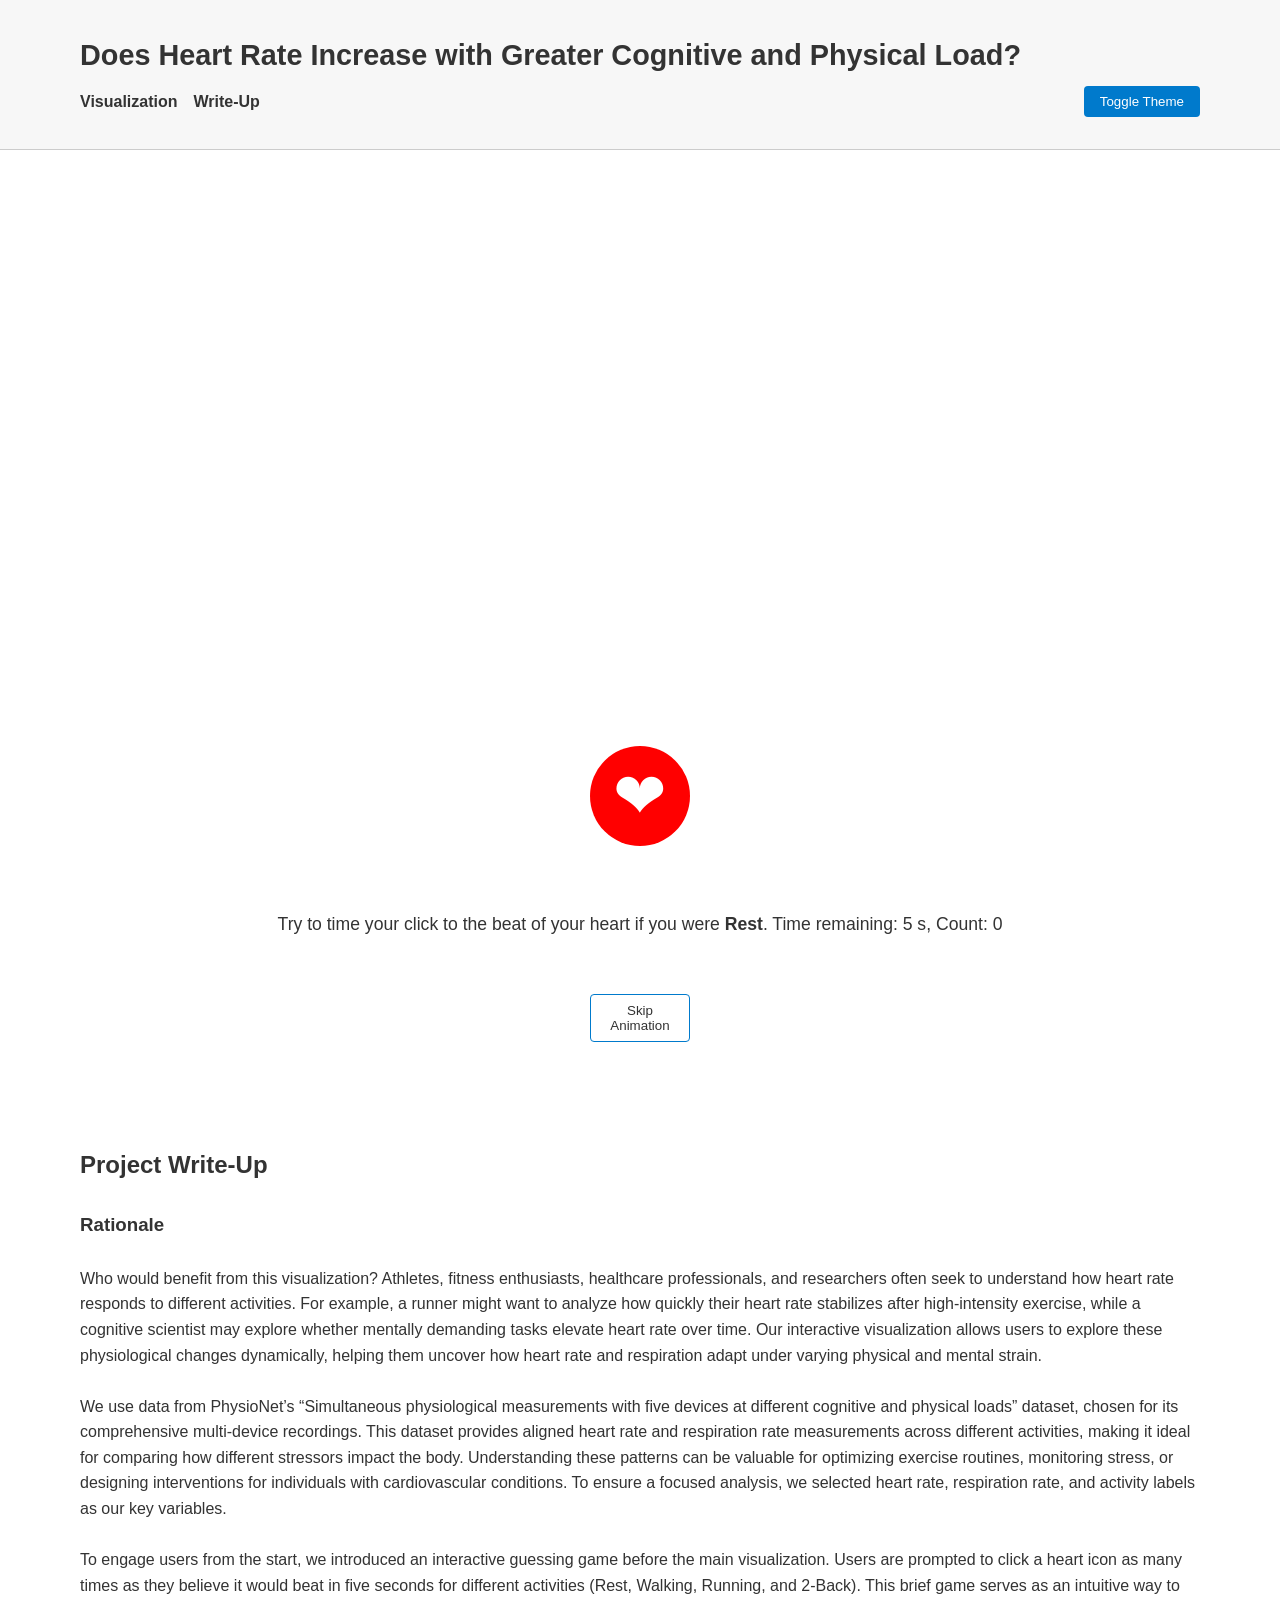
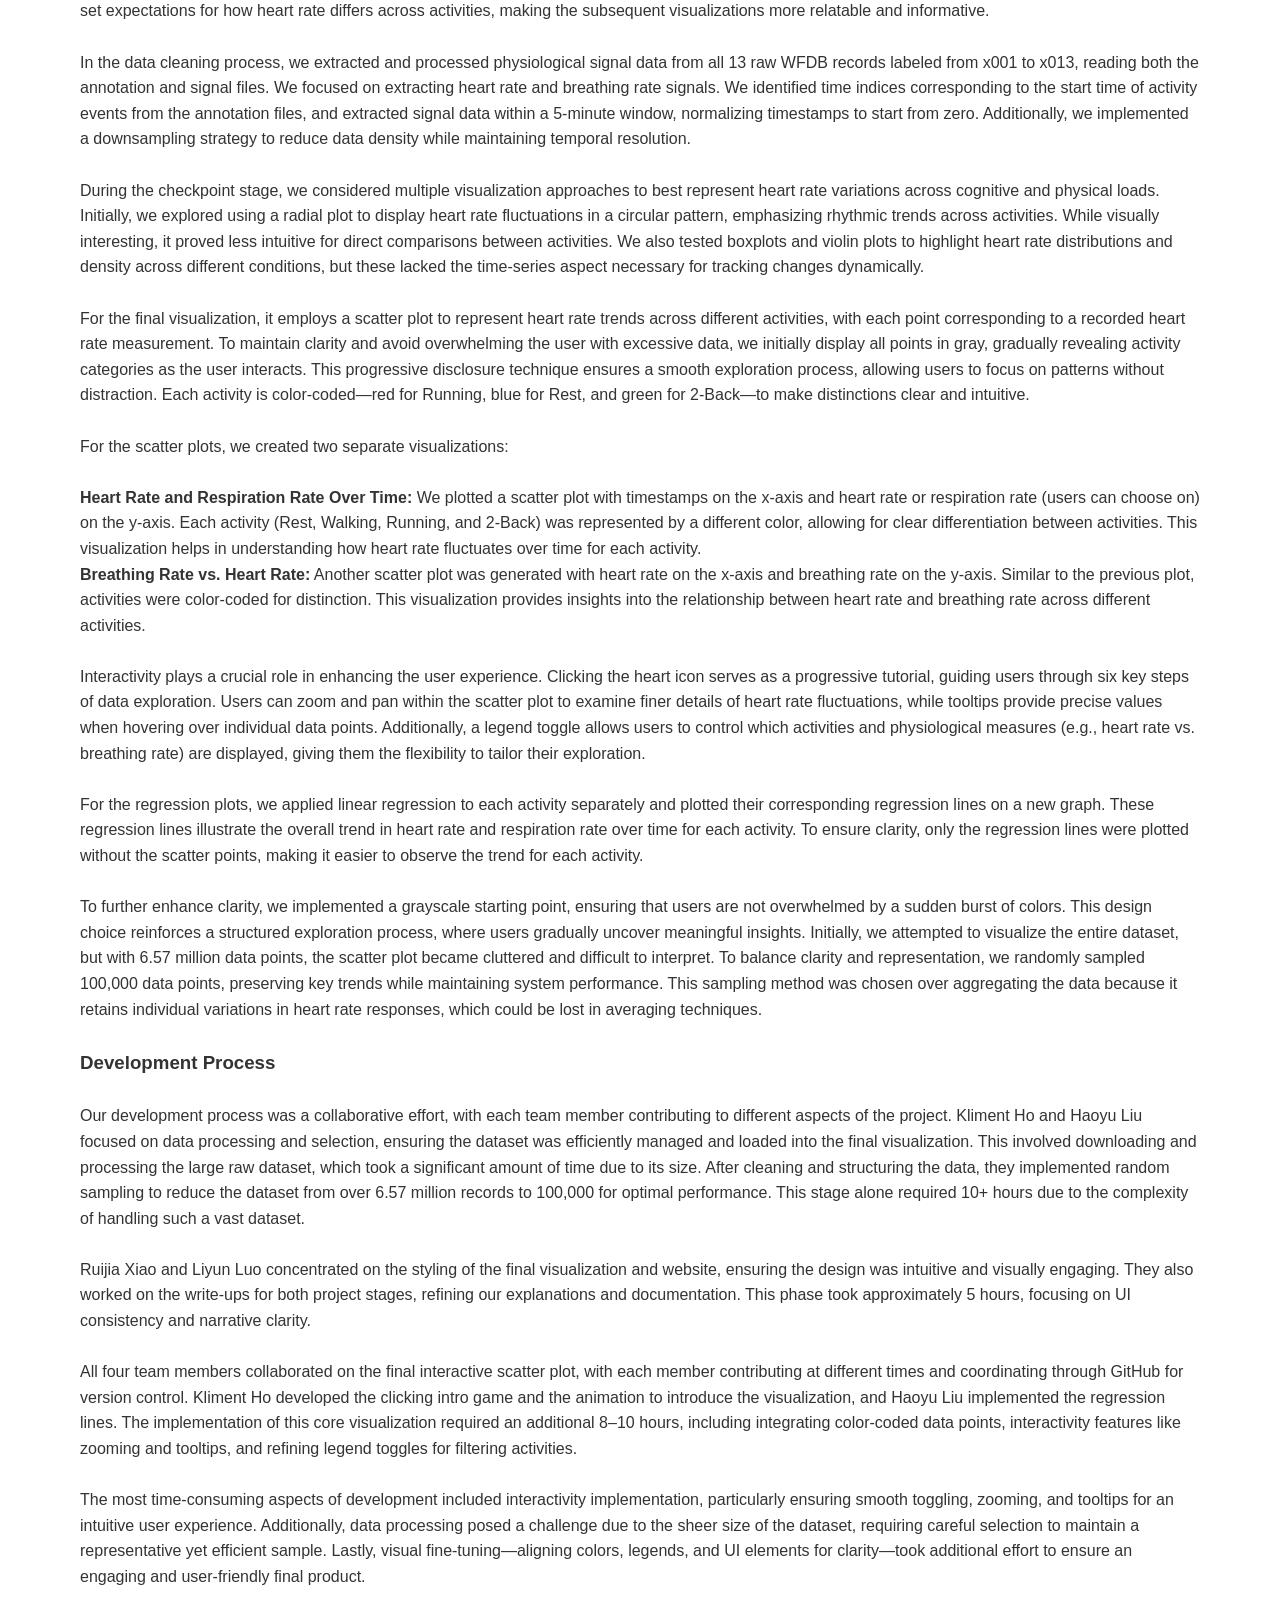
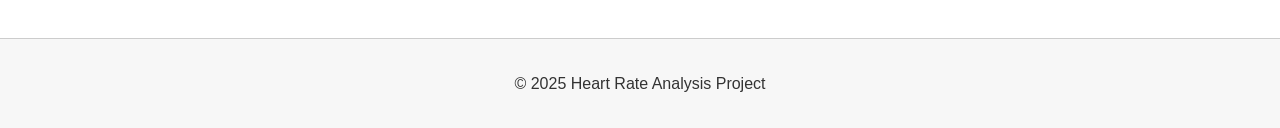
<file: index.html>
<!DOCTYPE html>
<html lang="en">
  <head>
    <meta charset="UTF-8" />
    <meta name="viewport" content="width=device-width, initial-scale=1" />
    <title>Heart Rate Analysis</title>
    <link rel="stylesheet" href="style.css" />
  </head>
  <body>
    <header>
      <div class="container header-container">
        <h1>Does Heart Rate Increase with Greater Cognitive and Physical Load?</h1>
        <nav>
          <ul>
            <li><a href="#visualization">Visualization</a></li>
            <li><a href="#writeup">Write-Up</a></li>
          </ul>
        </nav>
        <button id="toggle-theme" aria-label="Toggle Light/Dark Mode">Toggle Theme</button>
      </div>
    </header>

    <main>
      <section id="visualization" class="section">
        <div class="container flex-container">
          <div id="viz-container">
            <div id="plot"></div>
          </div>
          <div id="legend">
            <h3>Activity Colors</h3>
            <label><input type="checkbox" class="activity-checkbox" value="Rest" checked> Rest</label>
            <label><input type="checkbox" class="activity-checkbox" value="2-Back" checked> 2‑Back (Cognitive Activity)</label>
            <label><input type="checkbox" class="activity-checkbox" value="Walking" checked> Walking</label>
            <label><input type="checkbox" class="activity-checkbox" value="Running" checked> Running</label>
            <hr />
            <h3>Measures</h3>
            <label><input type="checkbox" class="measure-checkbox" value="heart_rate" checked> Heart Rate</label>
            <label><input type="checkbox" class="measure-checkbox" value="breathing_rate" checked> Breathing Rate</label>
            <hr />
            <h3>Regression Lines</h3>
            <label><input type="checkbox" class="regression-checkbox" value="regression"> Show Regression Lines</label>
          </div>
        </div>
        <!-- Legend Toggle Button -->
        <button id="legend-toggle" aria-label="Toggle Legend">Hide Legend</button>
        <!-- Button Container -->
        <div class="button-container">
          <button id="heart-button" aria-label="Continue"><span>❤</span></button>
          <!-- Narrative -->
          <section id="narrative" class="section">
            <div class="container"></div>
          </section>
          <!-- Slider for adjusting points -->
          <label id="slider-label" for="points-slider">Points to add: <span id="slider-value">100</span></label>
          <input type="range" id="points-slider" min="-500" max="500" step="10" value="100">
          <!-- Skip Button -->
          <button id="skip-button">Skip Animation</button>
        </div>
      </section>
      <section id="writeup" class="section">
        <div class="container">
          <h2>Project Write-Up</h2>
          <br>
          <p>
            <h3>Rationale</h3> <br>
            Who would benefit from this visualization? Athletes, fitness enthusiasts, healthcare professionals, and researchers often seek to understand how heart rate responds to different activities. For example, a runner might want to analyze how quickly their heart rate stabilizes after high-intensity exercise, while a cognitive scientist may explore whether mentally demanding tasks elevate heart rate over time. Our interactive visualization allows users to explore these physiological changes dynamically, helping them uncover how heart rate and respiration adapt under varying physical and mental strain.
            <br>
            <br>
            We use data from PhysioNet’s “Simultaneous physiological measurements with five devices at different cognitive and physical loads” dataset, chosen for its comprehensive multi-device recordings. This dataset provides aligned heart rate and respiration rate measurements across different activities, making it ideal for comparing how different stressors impact the body. Understanding these patterns can be valuable for optimizing exercise routines, monitoring stress, or designing interventions for individuals with cardiovascular conditions. To ensure a focused analysis, we selected heart rate, respiration rate, and activity labels as our key variables.
            <br>
            <br>
            To engage users from the start, we introduced an interactive guessing game before the main visualization. Users are prompted to click a heart icon as many times as they believe it would beat in five seconds for different activities (Rest, Walking, Running, and 2-Back). This brief game serves as an intuitive way to set expectations for how heart rate differs across activities, making the subsequent visualizations more relatable and informative.
            <br>
            <br>
            In the data cleaning process, we extracted and processed physiological signal data from all 13 raw WFDB records labeled from x001 to x013, reading both the annotation and signal files. We focused on extracting heart rate and breathing rate signals. We identified time indices corresponding to the start time of activity events from the annotation files, and extracted signal data within a 5-minute window, normalizing timestamps to start from zero. Additionally, we implemented a downsampling strategy to reduce data density while maintaining temporal resolution.
            <br>
            <br>
            During the checkpoint stage, we considered multiple visualization approaches to best represent heart rate variations across cognitive and physical loads. Initially, we explored using a radial plot to display heart rate fluctuations in a circular pattern, emphasizing rhythmic trends across activities. While visually interesting, it proved less intuitive for direct comparisons between activities. We also tested boxplots and violin plots to highlight heart rate distributions and density across different conditions, but these lacked the time-series aspect necessary for tracking changes dynamically. 
            <br>
            <br>
            For the final visualization, it employs a scatter plot to represent heart rate trends across different activities, with each point corresponding to a recorded heart rate measurement. To maintain clarity and avoid overwhelming the user with excessive data, we initially display all points in gray, gradually revealing activity categories as the user interacts. This progressive disclosure technique ensures a smooth exploration process, allowing users to focus on patterns without distraction. Each activity is color-coded—red for Running, blue for Rest, and green for 2-Back—to make distinctions clear and intuitive.
            <br>
            <br>
            For the scatter plots, we created two separate visualizations: 
            <br>
            <br>
            <strong>Heart Rate and Respiration Rate Over Time:</strong> We plotted a scatter plot with timestamps on the x-axis and heart rate or respiration rate (users can choose on) on the y-axis. Each activity (Rest, Walking, Running, and 2-Back) was represented by a different color, allowing for clear differentiation between activities. This visualization helps in understanding how heart rate fluctuates over time for each activity.
            <br>
            <strong>Breathing Rate vs. Heart Rate:</strong> Another scatter plot was generated with heart rate on the x-axis and breathing rate on the y-axis. Similar to the previous plot, activities were color-coded for distinction. This visualization provides insights into the relationship between heart rate and breathing rate across different activities.
            <br>
            <br>
            Interactivity plays a crucial role in enhancing the user experience. Clicking the heart icon serves as a progressive tutorial, guiding users through six key steps of data exploration. Users can zoom and pan within the scatter plot to examine finer details of heart rate fluctuations, while tooltips provide precise values when hovering over individual data points. Additionally, a legend toggle allows users to control which activities and physiological measures (e.g., heart rate vs. breathing rate) are displayed, giving them the flexibility to tailor their exploration.
            <br>
            <br>
            For the regression plots, we applied linear regression to each activity separately and plotted their corresponding regression lines on a new graph. These regression lines illustrate the overall trend in heart rate and respiration rate over time for each activity. To ensure clarity, only the regression lines were plotted without the scatter points, making it easier to observe the trend for each activity.
            <br>
            <br>
            To further enhance clarity, we implemented a grayscale starting point, ensuring that users are not overwhelmed by a sudden burst of colors. This design choice reinforces a structured exploration process, where users gradually uncover meaningful insights. Initially, we attempted to visualize the entire dataset, but with 6.57 million data points, the scatter plot became cluttered and difficult to interpret. To balance clarity and representation, we randomly sampled 100,000 data points, preserving key trends while maintaining system performance. This sampling method was chosen over aggregating the data because it retains individual variations in heart rate responses, which could be lost in averaging techniques.
          </p>
          <br>
          <p>
            <h3>Development Process</h3> <br>Our development process was a collaborative effort, with each team member contributing to different aspects of the project. Kliment Ho and Haoyu Liu focused on data processing and selection, ensuring the dataset was efficiently managed and loaded into the final visualization. This involved downloading and processing the large raw dataset, which took a significant amount of time due to its size. After cleaning and structuring the data, they implemented random sampling to reduce the dataset from over 6.57 million records to 100,000 for optimal performance. This stage alone required 10+ hours due to the complexity of handling such a vast dataset.
            <br>
            <br>
            Ruijia Xiao and Liyun Luo concentrated on the styling of the final visualization and website, ensuring the design was intuitive and visually engaging. They also worked on the write-ups for both project stages, refining our explanations and documentation. This phase took approximately 5 hours, focusing on UI consistency and narrative clarity.
            <br>
            <br>
            All four team members collaborated on the final interactive scatter plot, with each member contributing at different times and coordinating through GitHub for version control. Kliment Ho developed the clicking intro game and the animation to introduce the visualization, and Haoyu Liu implemented the regression lines. The implementation of this core visualization required an additional 8–10 hours, including integrating color-coded data points, interactivity features like zooming and tooltips, and refining legend toggles for filtering activities.
            <br>
            <br>
            The most time-consuming aspects of development included interactivity implementation, particularly ensuring smooth toggling, zooming, and tooltips for an intuitive user experience. Additionally, data processing posed a challenge due to the sheer size of the dataset, requiring careful selection to maintain a representative yet efficient sample. Lastly, visual fine-tuning—aligning colors, legends, and UI elements for clarity—took additional effort to ensure an engaging and user-friendly final product.
            
          </p>
        </div>
      </section>
    </main>
    <footer>
      <div class="container">
        <p>&copy; 2025 Heart Rate Analysis Project</p>
      </div>
    </footer>
    <!-- Include D3.js and our global script -->
    <script src="https://d3js.org/d3.v7.min.js"></script>
    <script src="global.js"></script>
  </body>
</html>
</file>
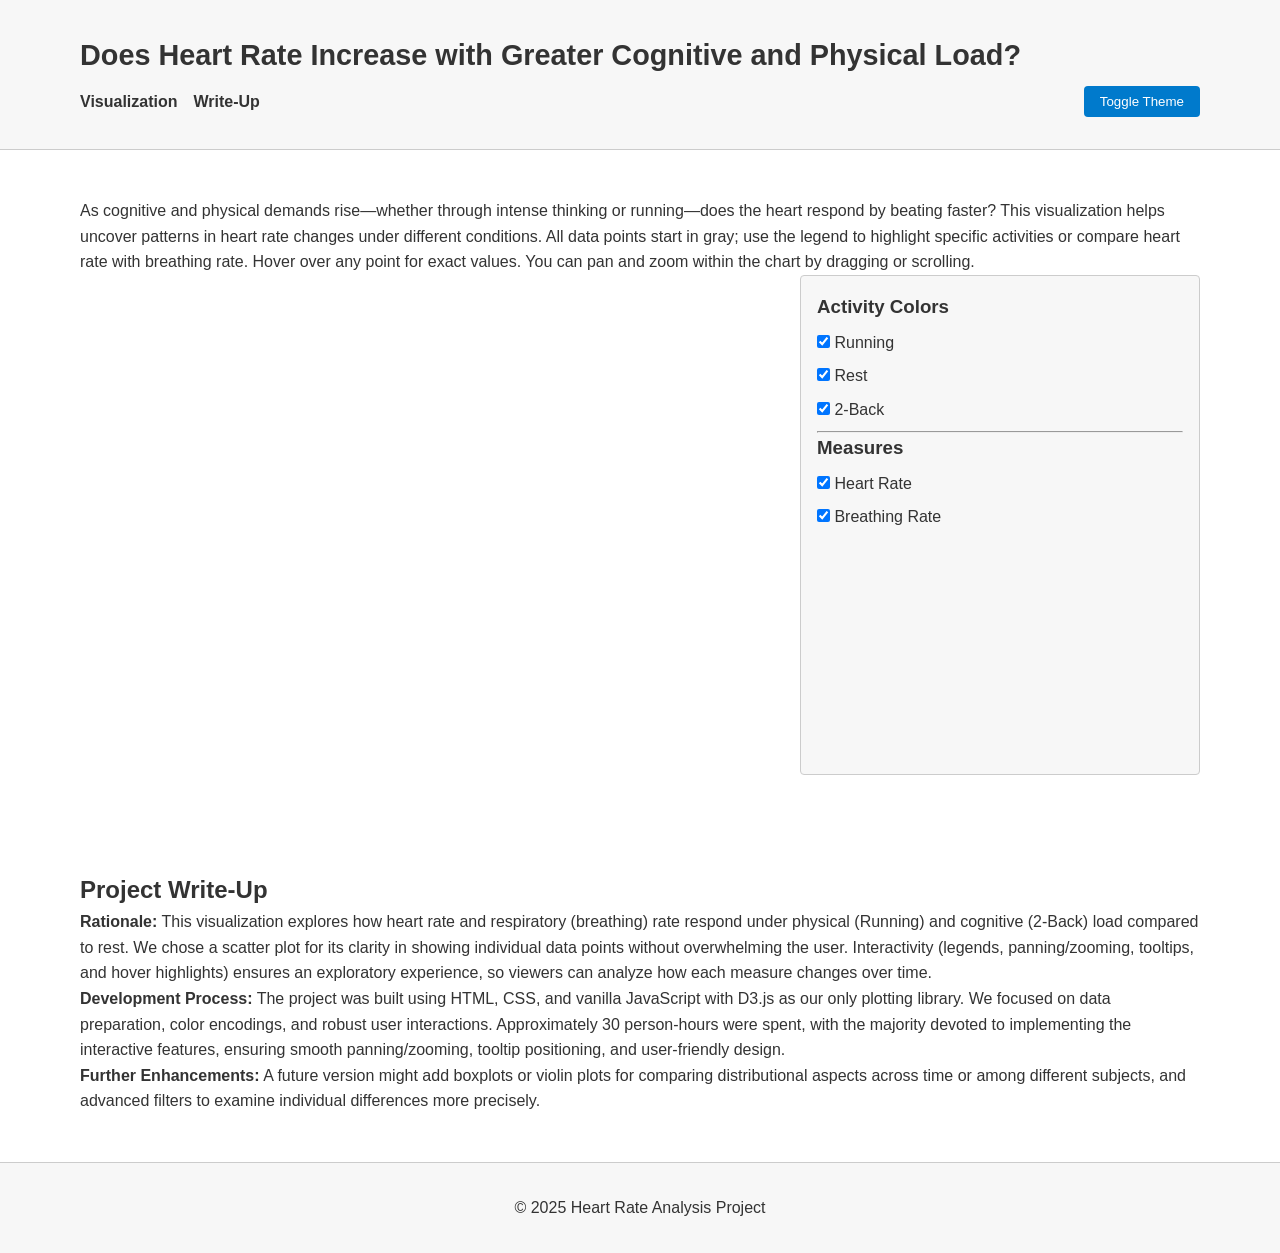
<file: temp/index.html>
<!DOCTYPE html>
<html lang="en">
  <head>
    <meta charset="UTF-8" />
    <meta name="viewport" content="width=device-width, initial-scale=1" />
    <title>Heart Rate Analysis</title>
    <link rel="stylesheet" href="style.css" />
  </head>
  <body>
    <header>
      <div class="container header-container">
        <h1>Does Heart Rate Increase with Greater Cognitive and Physical Load?</h1>
        <nav>
          <ul>
            <li><a href="#visualization">Visualization</a></li>
            <li><a href="#writeup">Write-Up</a></li>
          </ul>
        </nav>
        <button id="toggle-theme" aria-label="Toggle Light/Dark Mode">Toggle Theme</button>
      </div>
    </header>
    
    <main>
      <section id="visualization" class="section">
        <div class="container">
          <!-- <h2>Interactive Scatter Plot</h2> -->
          <p>
            As cognitive and physical demands rise—whether through intense thinking or running—does the heart respond by beating faster? This visualization helps uncover patterns in heart rate changes under different conditions.
            All data points start in gray; use the legend to highlight specific activities or compare heart rate with breathing rate. Hover over any point for exact values. You can pan and zoom within the chart by dragging or scrolling.
          <div id="viz-container">
            <!-- Plot will be appended into #plot -->
            <div id="plot"></div>
            <!-- Legend panel -->
            <div id="legend">
              <h3>Activity Colors</h3>
              <label><input type="checkbox" class="activity-checkbox" value="Running" checked> Running</label>
              <label><input type="checkbox" class="activity-checkbox" value="Rest" checked> Rest</label>
              <label><input type="checkbox" class="activity-checkbox" value="2-Back" checked> 2‑Back</label>
              <hr/>
              <h3>Measures</h3>
              <label><input type="checkbox" class="measure-checkbox" value="heart_rate" checked> Heart Rate</label>
              <label><input type="checkbox" class="measure-checkbox" value="breathing_rate" checked> Breathing Rate</label>
            </div>
          </div>
        </div>
      </section>

      <section id="writeup" class="section">
        <div class="container">
          <h2>Project Write-Up</h2>
          <p>
            <strong>Rationale:</strong> This visualization explores how heart rate and respiratory (breathing) rate respond under physical (Running) and cognitive (2‑Back) load compared to rest. We chose a scatter plot for its clarity in showing individual data points without overwhelming the user. Interactivity (legends, panning/zooming, tooltips, and hover highlights) ensures an exploratory experience, so viewers can analyze how each measure changes over time.
          </p>
          <p>
            <strong>Development Process:</strong> The project was built using HTML, CSS, and vanilla JavaScript with D3.js as our only plotting library. We focused on data preparation, color encodings, and robust user interactions. Approximately 30 person‑hours were spent, with the majority devoted to implementing the interactive features, ensuring smooth panning/zooming, tooltip positioning, and user-friendly design.
          </p>
          <p>
            <strong>Further Enhancements:</strong> A future version might add boxplots or violin plots for comparing distributional aspects across time or among different subjects, and advanced filters to examine individual differences more precisely.
          </p>
        </div>
      </section>
    </main>

    <footer>
      <div class="container">
        <p>&copy; 2025 Heart Rate Analysis Project</p>
      </div>
    </footer>
    
    <!-- Include D3.js from CDN -->
    <script src="https://d3js.org/d3.v7.min.js"></script>
    <!-- Your global script with the visualization logic -->
    <script src="global.js"></script>
  </body>
</html>
</file>
<file: style.css>
/* CSS Reset */
* {
  margin: 0;
  padding: 0;
  box-sizing: border-box;
}

/* Light mode variables */
:root {
  --background-color: #ffffff;
  --text-color: #333333;
  --accent-color: #007acc;
  --header-background: #f7f7f7;
  --footer-background: #f7f7f7;
  --button-background: #007acc;
  --button-color: #ffffff;
}

/* Dark mode variables */
body.dark {
  --background-color: #121212;
  --text-color: #e0e0e0;
  --accent-color: #80cbc4;
  --header-background: #1e1e1e;
  --footer-background: #1e1e1e;
  --button-background: #80cbc4;
  --button-color: #121212;
}

body {
  font-family: 'Helvetica Neue', Arial, sans-serif;
  background-color: var(--background-color);
  color: var(--text-color);
  line-height: 1.6;
  transition: background-color 0.3s ease, color 0.3s ease;
}

.container {
  width: 90%;
  max-width: 1200px;
  margin: auto;
  padding: 1rem;
}

/* Header */
header {
  background-color: var(--header-background);
  padding: 1rem 0;
  border-bottom: 1px solid #ccc;
  transition: background-color 0.3s ease;
}
.header-container {
  display: flex;
  align-items: center;
  justify-content: space-between;
  flex-wrap: wrap;
}
header h1 {
  font-size: 1.8rem;
  margin-bottom: 0.5rem;
}
nav ul {
  list-style: none;
  display: flex;
  gap: 1rem;
}
nav a {
  text-decoration: none;
  color: var(--text-color);
  font-weight: bold;
  transition: color 0.3s ease;
}
nav a:hover {
  color: var(--accent-color);
}
#toggle-theme {
  background-color: var(--button-background);
  color: var(--button-color);
  border: none;
  padding: 0.5rem 1rem;
  cursor: pointer;
  border-radius: 4px;
  transition: background-color 0.3s ease, color 0.3s ease;
}

/* Section spacing */
.section {
  padding: 2rem 0;
}

/* Flex container for visualization */
.flex-container {
  display: flex;
  align-items: flex-start;
  gap: 1rem;
  flex-wrap: wrap;
}

/* Visualization layout */
#viz-container {
  flex: 1;
  min-width: 300px;
  min-height: 500px;
  position: relative;
}
#plot {
  width: 100%;
  min-height: 500px;
  position: relative;
}

/* Legend styling */
#legend {
  position: fixed;
  top: 50%;
  right: 20px;
  transform: translateY(-50%);
  width: 300px;
  padding: 1rem;
  background-color: var(--header-background);
  border: 1px solid #ccc;
  border-radius: 4px;
  z-index: 9999;
  transition: transform 0.3s ease;
}
#legend h3 {
  margin-bottom: 0.5rem;
}
#legend label {
  display: block;
  margin-bottom: 0.5rem;
}

/* Legend Toggle Button */
#legend-toggle {
  position: fixed;
  top: calc(50% - 200px);
  right: 20px;
  z-index: 10000;
  background-color: var(--button-background);
  color: var(--button-color);
  border: none;
  padding: 0.5rem;
  cursor: pointer;
  border-radius: 4px;
  transition: background-color 0.3s ease;
}

/* Axis Labels */
.x-axis-label, .y-axis-label {
  font-size: 1rem;
  fill: var(--text-color);
}

/* Tooltip styling */
.tooltip {
  position: absolute;
  pointer-events: none;
  background: #fff;
  color: #333;
  padding: 0.5rem;
  border-radius: 4px;
  font-size: 0.9rem;
  border: 1px solid #ccc;
  opacity: 0;
  transition: opacity 0.2s ease;
  z-index: 10;
}

/* Highlight for points */
.highlight {
  stroke: #000;
  stroke-width: 1.5;
  opacity: 1 !important;
}

/* Footer */
footer {
  background-color: var(--footer-background);
  text-align: center;
  padding: 1rem 0;
  border-top: 1px solid #ccc;
  transition: background-color 0.3s ease;
}

/* Responsive adjustments */
@media (max-width: 768px) {
  .header-container {
    flex-direction: column;
    align-items: flex-start;
  }
  nav ul {
    flex-direction: column;
    margin-top: 1rem;
  }
  .flex-container {
    flex-direction: column;
  }
  #legend {
    position: fixed;
    bottom: 20px;
    right: 20px;
    top: auto;
    transform: none;
    width: 90%;
    max-width: 300px;
  }
  #legend-toggle {
    position: fixed;
    bottom: 20px;
    right: 20px;
    top: auto;
  }
}

/* Narrative text styling */
#narrative {
  text-align: center;
  font-size: 1.1rem;
}

/* Button/Controls styling */
.button-container {
  display: flex;
  flex-direction: column;
  align-items: center;
  gap: 1rem;
  margin: 1rem auto;
}
#points-slider {
  width: 200px;
  margin-left: 10px;
}
#slider-label {
  margin-top: 0.5rem;
}
/* Initially hide slider, its label, & legend toggle until interactive mode */
#points-slider, #slider-label, #legend-toggle {
  display: none;
}

/* Skip Button Styling */
#skip-button {
  padding: 0.5rem 1rem;
  background-color: var(--background-color);
  border: 1px solid var(--accent-color);
  color: var(--text-color);
  cursor: pointer;
  border-radius: 4px;
  width: 100px;
  margin: 0.5rem auto;
  display: block;
  transition: background-color 0.3s ease, color 0.3s ease;
}
#skip-button:hover {
  background-color: var(--accent-color);
  color: var(--background-color);
}

/* Heart Button Styling */
#heart-button {
  display: block;
  margin: 1rem auto;
  width: 100px;
  height: 100px;
  background-color: #ff0000;
  border: none;
  border-radius: 50%;
  font-size: 4rem;
  color: #fff;
  cursor: pointer;
  z-index: 100;
  transition: transform 0.2s ease;
}
@keyframes heartBeatShrink {
  0% { transform: scale(1); }
  30% { transform: scale(1.2); }
  50% { transform: scale(0.8); }
  100% { transform: scale(1); }
}
#heart-button.beat {
  animation: heartBeatShrink 0.6s;
}
</file>
<file: temp/style.css>
/* CSS Reset */
* {
  margin: 0;
  padding: 0;
  box-sizing: border-box;
}

/* Light mode variables */
:root {
  --background-color: #ffffff;
  --text-color: #333333;
  --accent-color: #007acc;
  --header-background: #f7f7f7;
  --footer-background: #f7f7f7;
  --button-background: #007acc;
  --button-color: #ffffff;
}

/* Dark mode variables (triggered by .dark on <body>) */
body.dark {
  --background-color: #121212;
  --text-color: #e0e0e0;
  --accent-color: #80cbc4;
  --header-background: #1e1e1e;
  --footer-background: #1e1e1e;
  --button-background: #80cbc4;
  --button-color: #121212;
}

body {
  font-family: 'Helvetica Neue', Arial, sans-serif;
  background-color: var(--background-color);
  color: var(--text-color);
  line-height: 1.6;
  transition: background-color 0.3s ease, color 0.3s ease;
}

.container {
  width: 90%;
  max-width: 1200px;
  margin: auto;
  padding: 1rem;
}

/* Header */
header {
  background-color: var(--header-background);
  padding: 1rem 0;
  border-bottom: 1px solid #ccc;
  transition: background-color 0.3s ease;
}

.header-container {
  display: flex;
  align-items: center;
  justify-content: space-between;
  flex-wrap: wrap;
}

header h1 {
  font-size: 1.8rem;
  margin-bottom: 0.5rem;
}

nav ul {
  list-style: none;
  display: flex;
  gap: 1rem;
}

nav a {
  text-decoration: none;
  color: var(--text-color);
  font-weight: bold;
  transition: color 0.3s ease;
}

nav a:hover {
  color: var(--accent-color);
}

#toggle-theme {
  background-color: var(--button-background);
  color: var(--button-color);
  border: none;
  padding: 0.5rem 1rem;
  cursor: pointer;
  border-radius: 4px;
  transition: background-color 0.3s ease, color 0.3s ease;
}

.section {
  padding: 2rem 0;
}

/* Visualization layout */
#viz-container {
  display: flex;
  gap: 1rem;
  flex-wrap: wrap;
}

#plot {
  flex: 1;
  min-width: 300px;
  min-height: 500px; /* ensures there's enough space for the chart */
  position: relative; /* for tooltip positioning within this container */
}

#legend {
  width: 400px;
  background-color: var(--header-background);
  padding: 1rem;
  border: 1px solid #ccc;
  border-radius: 4px;
  transition: background-color 0.3s ease;
}

#legend h3 {
  margin-bottom: 0.5rem;
}

#legend label {
  display: block;
  margin-bottom: 0.5rem;
}

/* Tooltip styling */
.tooltip {
  position: absolute;
  pointer-events: none;
  background: #fff;
  color: #333;
  padding: 0.5rem;
  border-radius: 4px;
  font-size: 0.9rem;
  border: 1px solid #ccc;
  opacity: 0;
  transition: opacity 0.2s ease;
  z-index: 10;
}

/* highlight class for hovered dot */
.highlight {
  stroke: #000;
  stroke-width: 1.5;
  opacity: 1 !important;
}

/* Footer */
footer {
  background-color: var(--footer-background);
  text-align: center;
  padding: 1rem 0;
  border-top: 1px solid #ccc;
  transition: background-color 0.3s ease;
}

@media (max-width: 768px) {
  .header-container {
    flex-direction: column;
    align-items: flex-start;
  }
  
  nav ul {
    flex-direction: column;
    margin-top: 1rem;
  }
  
  #viz-container {
    flex-direction: column;
  }
  
  #legend {
    width: 100%;
  }
}
</file>
